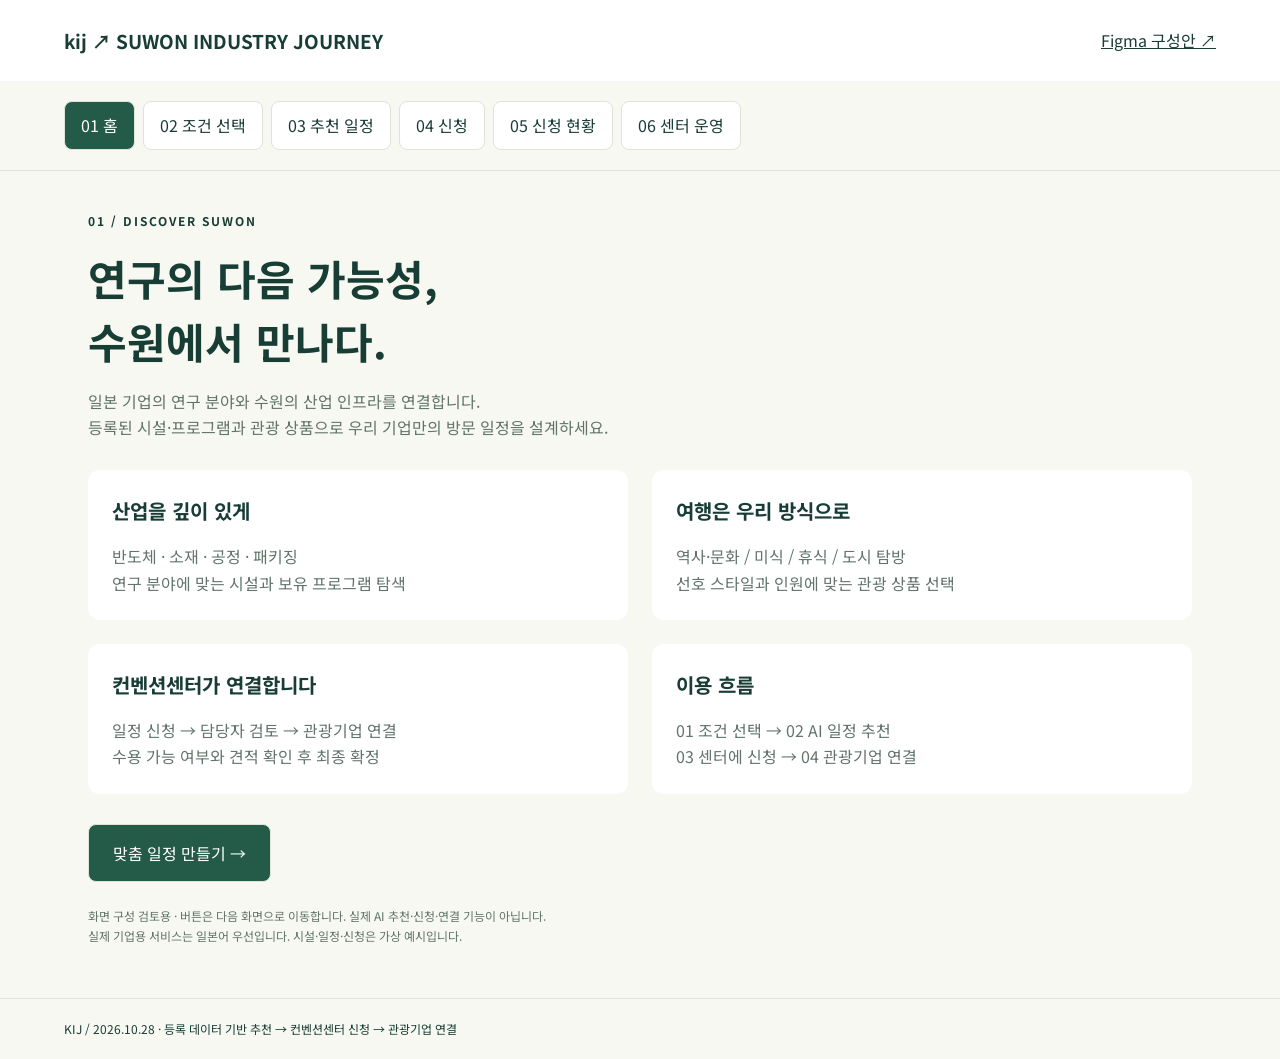
<file: design/index.html>
<!doctype html><html lang="ko"><head><meta charset="utf-8"><meta name="viewport" content="width=device-width,initial-scale=1"><title>KIJ · 웹 화면 구성안</title><style>
@import url('https://fonts.googleapis.com/css2?family=Noto+Sans+KR:wght@400;700&display=swap');
:root{--paper:#f7f8f2;--ink:#183d35;--muted:#62746b;--green:#245b48;--lime:#dceca4;--white:#fff;--border:#dde4d8;--space:24px;--radius:12px}*{box-sizing:border-box}body{margin:0;color:var(--ink);background:var(--paper);font:16px/1.65 'Noto Sans KR',sans-serif}header{padding:25px 5%;background:white;display:flex;justify-content:space-between;gap:20px;align-items:center}header b{font-size:19px}a{color:inherit}nav{display:flex;gap:8px;flex-wrap:wrap;padding:20px 5%;border-bottom:1px solid var(--border)}button{font:inherit;cursor:pointer;border:1px solid var(--border);border-radius:8px;background:white;padding:10px 16px;color:var(--ink)}nav button[aria-current=page]{background:var(--green);color:white}main{max-width:1200px;margin:auto;padding:40px 48px}h1{font-size:42px;line-height:1.5;margin:15px 0;white-space:pre-line}#intro{color:var(--muted);white-space:pre-line}#label{font-size:12px;font-weight:bold;letter-spacing:2px}.cards{display:grid;grid-template-columns:1fr 1fr;gap:24px;margin:30px 0}article{padding:24px;background:white;border-radius:12px}h2{font-size:20px;margin:0 0 16px}article p{white-space:pre-line;color:var(--muted);margin:0}#next{background:var(--green);color:white;padding:15px 24px}.note{font-size:12px;color:var(--muted);margin-top:24px}footer{padding:20px 5%;border-top:1px solid var(--border);font-size:12px}@media(max-width:700px){header{display:block}main{padding:30px 20px}h1{font-size:30px}.cards{grid-template-columns:1fr}nav button{font-size:12px}}
</style></head><body><header><b>kij ↗ SUWON INDUSTRY JOURNEY</b><a href="https://www.figma.com/design/pYiWaFUaCPBXPZp1tytH6f/?node-id=4-19">Figma 구성안 ↗</a></header><nav aria-label="화면 선택"></nav><main><div id="label"></div><h1></h1><p id="intro"></p><div class="cards"></div><button id="next"></button><p class="note">화면 구성 검토용 · 버튼은 다음 화면으로 이동합니다. 실제 AI 추천·신청·연결 기능이 아닙니다.<br>실제 기업용 서비스는 일본어 우선입니다. 시설·일정·신청은 가상 예시입니다.</p></main><footer>KIJ / 2026.10.28 · 등록 데이터 기반 추천 → 컨벤션센터 신청 → 관광기업 연결</footer><script>
const labels=['01 홈','02 조건 선택','03 추천 일정','04 신청','05 신청 현황','06 센터 운영'];let screens=[],index=0;const q=s=>document.querySelector(s);function render(i){index=i;const s=screens[i];q('#label').textContent=s.label;q('h1').textContent=s.title;q('#intro').textContent=s.intro;q('.cards').replaceChildren();for(const [title,body]of s.cards){const a=document.createElement('article'),h=document.createElement('h2'),p=document.createElement('p');h.textContent=title;p.textContent=body;a.append(h,p);q('.cards').append(a);}q('#next').textContent=i===5?'처음 화면으로 돌아가기 →':s.cta;document.querySelectorAll('nav button').forEach((b,j)=>{if(i===j)b.setAttribute('aria-current','page');else b.removeAttribute('aria-current');});}fetch('screens.json').then(r=>{if(!r.ok)throw Error('콘텐츠 로드 실패');return r.json();}).then(data=>{screens=data;labels.forEach((label,i)=>{const b=document.createElement('button');b.textContent=label;b.onclick=()=>render(i);q('nav').append(b);});q('#next').onclick=()=>render((index+1)%screens.length);render(0);}).catch(()=>{q('h1').textContent='구성안을 불러오지 못했습니다.';q('#intro').textContent='README의 로컬 서버 실행 방법을 확인해 주세요.';q('#next').hidden=true;});
</script></body></html>
</file>
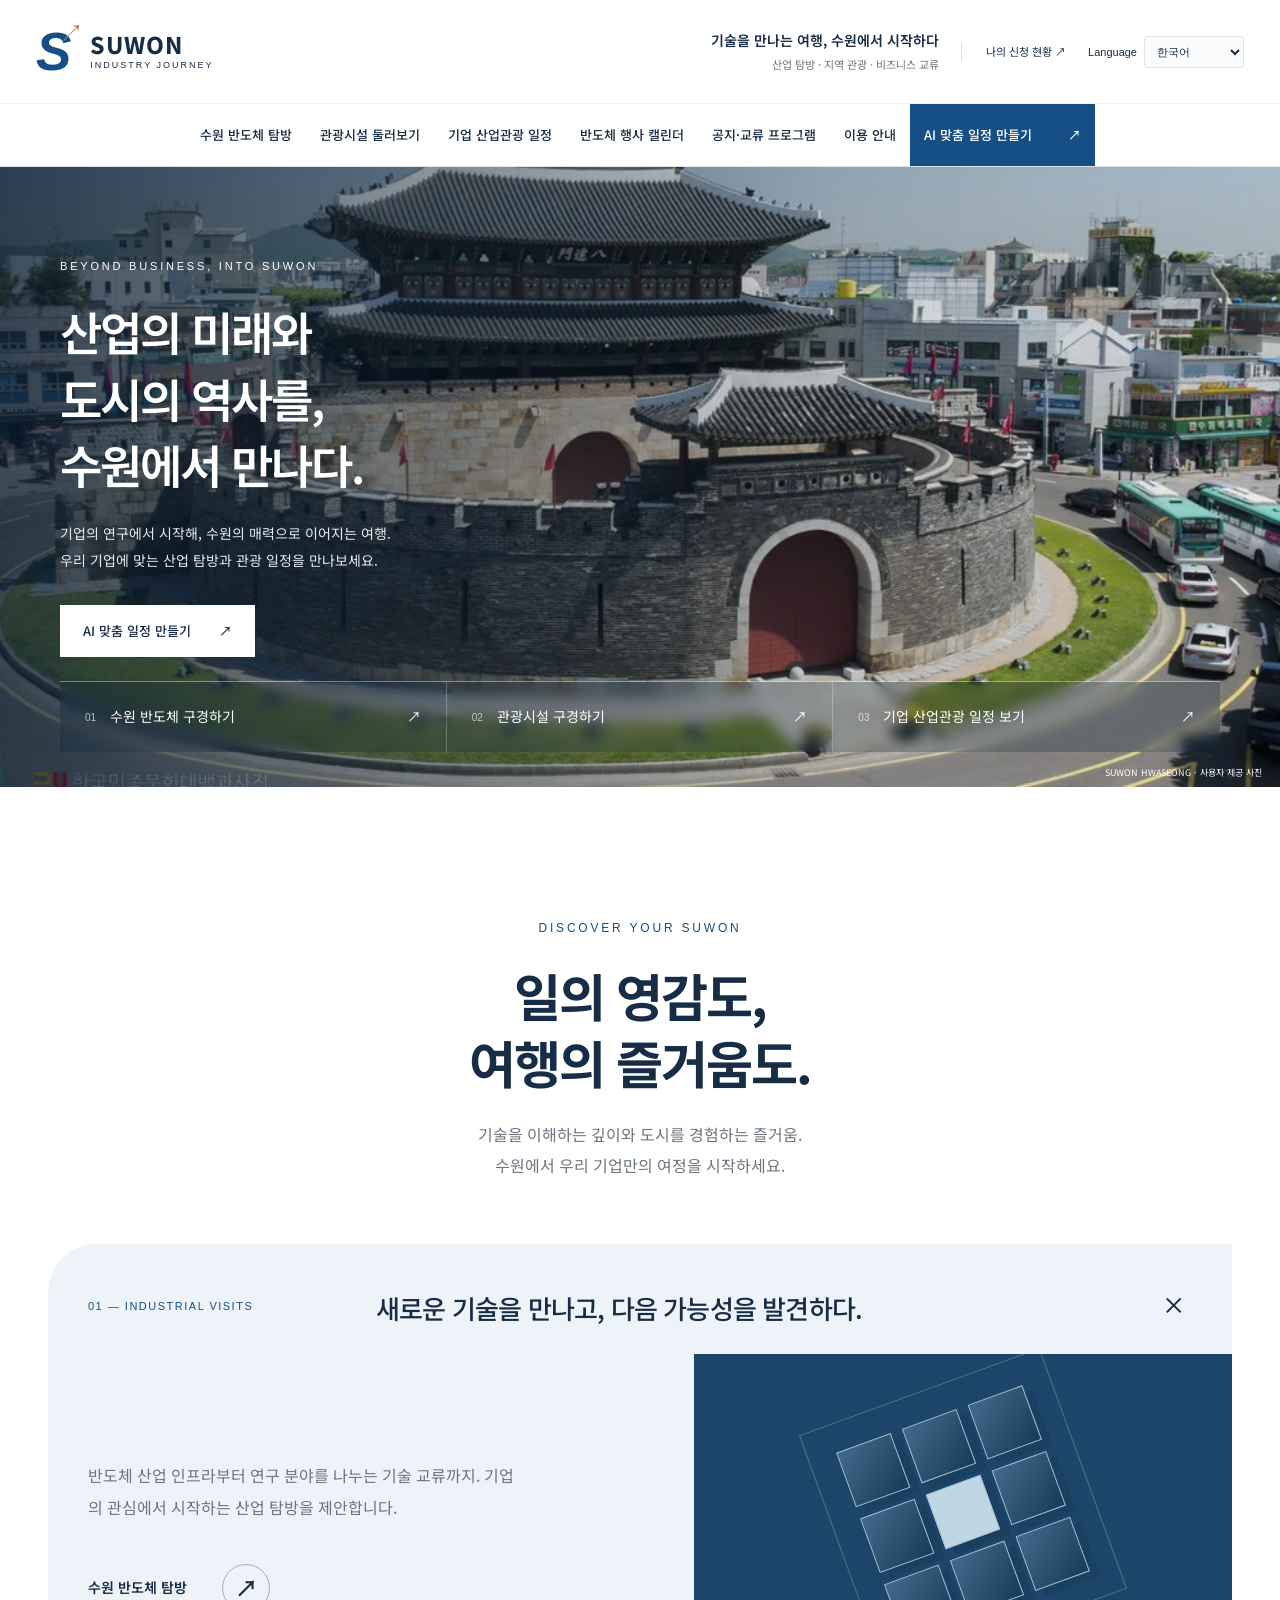
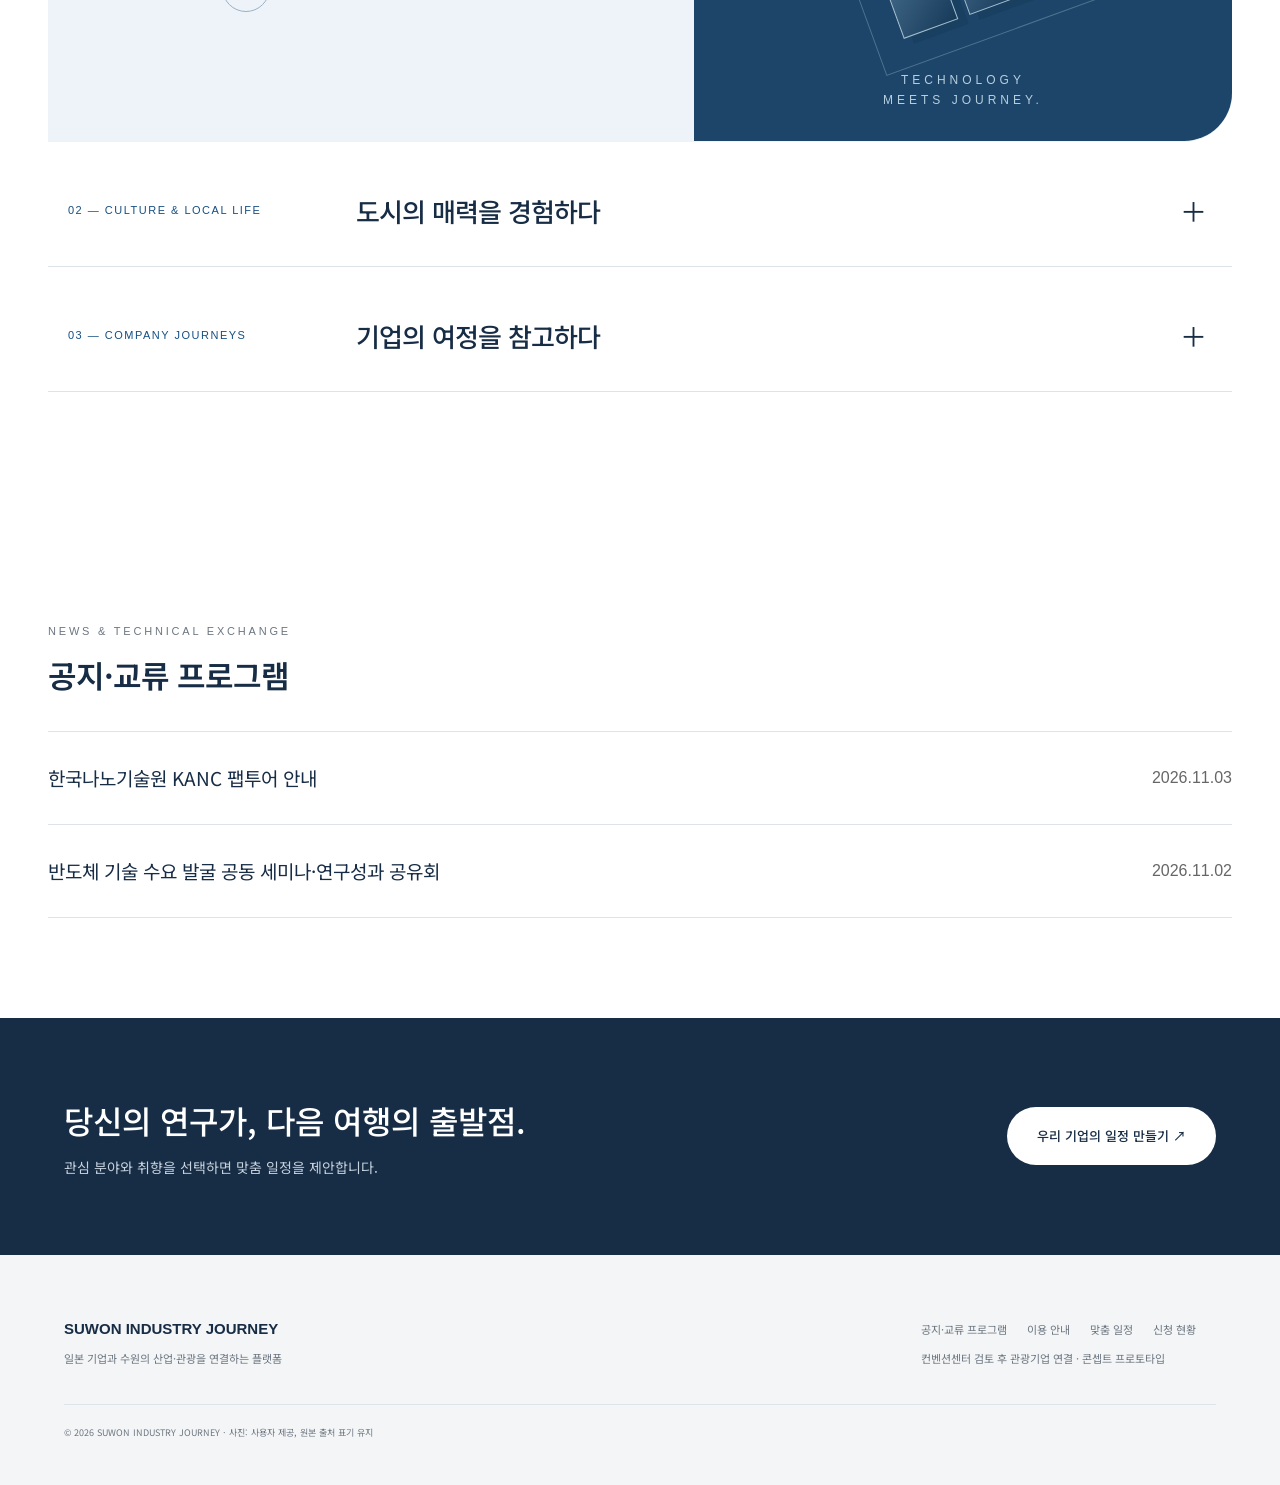
<file: web/index.html>
<!doctype html><html lang="ko"><head><meta charset="utf-8"><meta name="viewport" content="width=device-width,initial-scale=1"><title>수원 산업관광 | SUWON INDUSTRY JOURNEY</title><meta name="description" content="수원의 산업과 문화를 만나는 여행. 반도체 탐방, 관광 프로그램, 기업별 일정과 맞춤 일정 제안."><link rel="stylesheet" href="style.css"></head><body><a class="skip" href="#main">본문 바로가기</a><header><div class="masthead"><a href="#home" class="logo" aria-label="수원 산업관광 홈"><span class="logo-mark">S<span>↗</span></span><span>SUWON<small>INDUSTRY JOURNEY</small></span></a><div class="header-note">기술을 만나는 여행, 수원에서 시작하다<small>산업 탐방 · 지역 관광 · 비즈니스 교류</small></div><a class="status-link" href="#status">나의 신청 현황 ↗</a><label class="language-control" data-no-translate><span>Language</span><select id="language-select" aria-label="Language / 言語 / 언어"><option value="ko">한국어</option><option value="ja">日本語</option><option value="en">English</option></select></label><button id="menu-toggle" aria-expanded="false" aria-controls="navigation">메뉴 ☰</button></div><nav id="navigation" aria-label="주 메뉴"><a href="#industry">수원 반도체 탐방</a><a href="#tourism">관광시설 둘러보기</a><a href="#schedules">기업 산업관광 일정</a><a href="#calendar">반도체 행사 캘린더</a><a href="#notices">공지·교류 프로그램</a><a href="#guide">이용 안내</a><a href="#planner" class="nav-primary">AI 맞춤 일정 만들기 <span>↗</span></a></nav></header><main id="main" tabindex="-1"></main><footer><div><a class="footer-brand" href="#home">SUWON INDUSTRY JOURNEY</a><p>일본 기업과 수원의 산업·관광을 연결하는 플랫폼</p></div><div><a href="#notices">공지·교류 프로그램</a><a href="#guide">이용 안내</a><a href="#planner">맞춤 일정</a><a href="#status">신청 현황</a><p>컨벤션센터 검토 후 관광기업 연결 · 콘셉트 프로토타입</p></div><small>© 2026 SUWON INDUSTRY JOURNEY · 사진: 사용자 제공, 원본 출처 표기 유지</small></footer><dialog id="detail-dialog"><button class="dialog-close" aria-label="닫기">×</button><div id="dialog-body"></div></dialog><script src="i18n.js"></script><script type="module" src="app.js"></script></body></html>
</file>
<file: web/style.css>
@import url('https://fonts.googleapis.com/css2?family=Noto+Sans+KR:wght@400;500;600;700;800&display=swap');
.sr-only{position:absolute;width:1px;height:1px;padding:0;overflow:hidden;clip:rect(0,0,0,0);white-space:nowrap;border:0}nav.side-nav{display:block}nav.side-nav a{background:transparent}nav.side-nav a.active{background:#eef4fa}@media(max-width:700px){nav.side-nav{display:flex}}
:root{--ink:#172c45;--blue:#154f83;--muted:#6c7681;--line:#dde3e9;--light:#f2f6fa;--white:#fff;--accent:#b98c50}*{box-sizing:border-box}body{margin:0;color:var(--ink);font:14px/1.7 'Noto Sans KR',sans-serif;background:white}a{color:inherit;text-decoration:none}button,input,select{font:inherit}button{cursor:pointer}button,a,input,select{touch-action:manipulation}button:focus-visible,a:focus-visible,input:focus-visible,select:focus-visible{outline:3px solid #d5a253;outline-offset:4px}.skip{position:absolute;left:-1000px}.skip:focus{left:15px;top:10px;background:white;padding:12px;z-index:10}.masthead{max-width:1280px;margin:auto;height:103px;padding:0 36px;display:flex;align-items:center;gap:40px}.logo{display:flex;align-items:center;gap:12px;font-size:23px;font-weight:800;line-height:1.2;letter-spacing:1px}.logo small{display:block;font:9px/1.6 sans-serif;letter-spacing:2px}.logo-mark{position:relative;font:italic 800 53px/1 sans-serif;color:var(--blue);padding-right:6px}.logo-mark>span{font:25px sans-serif;position:absolute;right:-7px;top:-8px;color:var(--accent)}.header-note{margin-left:auto;font-size:14px;font-weight:600}.header-note small{display:block;color:var(--muted);font-weight:400;font-size:11px;text-align:right;margin-top:2px}.status-link{border-left:1px solid var(--line);padding-left:24px;font-size:11px}#menu-toggle{display:none}nav{display:flex;justify-content:center;border-top:1px solid #eef0f2;border-bottom:1px solid var(--line);gap:0}nav>a{padding:20px 32px;font-size:13px;font-weight:500}nav>a:hover,nav>a[aria-current=page]{background:#eaf2f8;color:var(--blue)}nav .nav-primary{background:var(--blue);color:white;display:flex;gap:36px}nav .nav-primary:hover,nav .nav-primary[aria-current=page]{background:#113b62;color:white}.hero{height:620px;position:relative;overflow:hidden;color:white}.hero-image{position:absolute;width:100%;height:100%;object-fit:cover;object-position:center bottom}.hero-shade{position:absolute;inset:0;background:linear-gradient(90deg,rgba(8,29,48,.75),rgba(8,29,48,.18) 65%,rgba(8,29,48,.08))}.hero-content{position:relative;z-index:1;max-width:1280px;padding:80px 60px;margin:auto}.eyebrow{font:500 11px/1.6 sans-serif;letter-spacing:2.8px;text-transform:uppercase}.hero h1{font-size:clamp(32px,3.6vw,53px);font-weight:600;line-height:1.45;letter-spacing:-2px;margin:22px 0}.hero p:not(.eyebrow){line-height:1.9;font-size:14px;color:#e3eaf0}.button{border:0;background:var(--blue);color:white;padding:15px 23px;font-weight:500;display:inline-flex;align-items:center;justify-content:space-between;gap:28px;font-size:13px}.button.light{background:white;color:var(--ink)}.hero .button{margin-top:18px}.hero-bottom{position:absolute;bottom:35px;left:max(4%,calc((100% - 1160px)/2));right:max(4%,calc((100% - 1160px)/2));display:grid;grid-template-columns:repeat(3,1fr);border-top:1px solid #ffffff60;z-index:1}.hero-bottom a{padding:23px 25px;display:flex;align-items:center;gap:14px;border-right:1px solid #ffffff40;background:#09243d42;backdrop-filter:blur(6px);font-size:14px}.hero-bottom a:last-child{border:0}.hero-bottom span{font:10px sans-serif;opacity:.65}.hero-bottom b{margin-left:auto;font-weight:400}.photo-credit{position:absolute;right:18px;bottom:7px;font-size:9px;z-index:1;color:#fff}.section{max-width:1232px;margin:auto;padding:75px 36px}.section-heading{display:flex;justify-content:space-between;align-items:end;gap:25px;margin-bottom:32px}.section h2{font-size:31px;line-height:1.5;letter-spacing:-1px;font-weight:600;margin:12px 0}.section-heading>a{font-size:12px;border-bottom:1px solid var(--ink);padding-bottom:6px}.section p{color:var(--muted)}.cards{display:grid;grid-template-columns:repeat(3,1fr);gap:25px}.portal-card{border-top:2px solid var(--blue);padding:28px 23px;background:var(--light);min-height:210px;transition:transform .2s}.portal-card:hover{transform:translateY(-4px)}.portal-card small{font:10px sans-serif;color:var(--blue);letter-spacing:1px}.portal-card h3{font-size:23px;font-weight:500;margin:25px 0 10px}.portal-card p{font-size:12px;line-height:1.9}.portal-card>span{display:block;margin-top:22px;font-size:12px}.blue-section{background:#f3f6fa}.feature{display:grid;grid-template-columns:.7fr 1.3fr;gap:65px}.feature h2{font-size:35px}.feature-copy{align-self:center}.mini-table{width:100%;border-collapse:collapse;background:white;font-size:12px}.mini-table th{background:var(--blue);color:white;padding:16px;text-align:left;font-weight:500}.mini-table td{padding:16px;border:1px solid var(--line)}.mini-table .kind{display:inline-block;font-size:10px;background:#eaf2fa;color:var(--blue);padding:3px 8px;margin-bottom:5px}.center-strip{background:var(--ink);color:white;padding:44px max(5%,calc((100% - 1160px)/2));display:flex;justify-content:space-between;align-items:center;gap:25px}.center-strip h2{font-size:25px;margin:0 0 8px}.center-strip p{font-size:12px;color:#c7d3de;margin:0}.sub-banner{height:175px;background:linear-gradient(90deg,#102e4cbb,#102e4c44),url('assets/suwon-hwaseong.png') center 43%/cover;color:white;display:flex;align-items:center;justify-content:center;flex-direction:column}.sub-banner p{margin:0;font:10px sans-serif;letter-spacing:3px}.sub-banner h1{font-size:31px;font-weight:500;margin:10px 0}.sub-layout{display:grid;grid-template-columns:230px minmax(0,1fr);gap:55px;max-width:1232px;margin:auto;padding:55px 36px 85px}.side-title{background:var(--blue);color:white;padding:27px 22px;font-size:21px;font-weight:600}.side-nav{border:1px solid var(--line);border-top:0}.side-nav a{padding:17px 20px;display:block;border-bottom:1px solid var(--line);font-size:12px}.side-nav a:last-child{border:0}.side-nav a.active{background:#eef4fa;color:var(--blue);font-weight:700;border-left:3px solid var(--blue);padding-left:17px}.side-help{padding:23px 17px;background:var(--light);font-size:11px;margin-top:25px;color:var(--muted)}.side-help strong{color:var(--ink);font-size:13px}.breadcrumb{font-size:10px;color:#8994a1;margin-bottom:15px}.page-title{font-size:29px;font-weight:600;margin:0 0 13px;letter-spacing:-.8px}.lead{font-size:13px;color:var(--muted);line-height:1.9;margin-bottom:25px}.disclaimer{font-size:11px;color:#72674e;background:#fbf7ec;border-left:3px solid #ceb17d;padding:13px 17px;margin:20px 0}.filters,.tabs{display:flex;gap:8px;flex-wrap:wrap;margin:22px 0}.filters button,.tabs button{border:1px solid var(--line);background:white;color:var(--muted);font-size:12px;padding:10px 17px}.filters button.active,.tabs button[aria-selected=true]{background:var(--blue);border-color:var(--blue);color:white}.listing{display:grid;gap:18px}.listing-card{border:1px solid var(--line);display:grid;grid-template-columns:130px 1fr;gap:25px;padding:25px}.listing-icon{display:flex;align-items:center;justify-content:center;background:var(--light);color:var(--blue);font:700 25px/1.3 sans-serif;text-align:center}.listing-card h3{margin:7px 0 9px;font-size:18px}.tag{font-size:10px;color:var(--blue);background:#edf4fa;display:inline-block;padding:3px 8px;margin-right:4px}.listing-card p{margin:7px 0;font-size:12px;color:var(--muted)}.text-button{padding:9px 0;border:0;border-bottom:1px solid var(--blue);background:none;color:var(--blue);font-size:12px}.schedule-top{display:flex;justify-content:space-between;align-items:center;gap:20px;margin-bottom:20px}.schedule-top h3{font-size:19px;margin:0}.schedule-top p{font-size:12px;color:var(--muted);margin:5px 0}.table-scroll{overflow-x:auto}.schedule{border-collapse:collapse;width:100%;font-size:12px;min-width:530px}.schedule th{background:var(--blue);color:white;padding:15px;font-weight:500;text-align:left}.schedule td{padding:18px 15px;border:1px solid var(--line);vertical-align:top}.schedule td:first-child{background:#f4f7fa;width:90px;color:var(--blue);font-weight:600}.schedule small{display:block;color:var(--muted);font-size:10px;margin-top:5px}.schedule tr:nth-child(even) td:not(:first-child){background:#fafcfe}.section-line{font-size:18px;border-bottom:2px solid var(--ink);padding-bottom:13px;margin:30px 0 20px}.form-row{display:grid;grid-template-columns:1fr 1fr;gap:20px}label{display:block;font-size:12px;font-weight:500;margin-bottom:20px}input:not([type=checkbox]),select{display:block;margin-top:8px;width:100%;border:1px solid #ccd5df;padding:12px;background:white;color:var(--ink);min-width:0}fieldset{border:1px solid var(--line);margin:10px 0 20px;padding:18px}legend{font-size:12px}.check{display:inline-flex;align-items:center;gap:6px;margin:6px 15px 6px 0;font-weight:400}input[type=checkbox]{accent-color:var(--blue)}.form-note{font-size:11px;color:var(--muted)}.error{color:#a22929;font-size:12px}.result-head{display:flex;justify-content:space-between;align-items:center}.result-meta{background:var(--light);padding:16px 20px;font-size:12px;color:var(--blue);margin-bottom:20px}.result-actions{display:flex;gap:14px;margin:24px 0}.status-steps{display:grid;grid-template-columns:repeat(4,1fr);margin:30px 0}.status-steps div{padding:23px 15px;border:1px solid var(--line);font-size:12px}.status-steps b{display:block;font-size:19px;margin-bottom:13px;color:var(--blue)}.empty-state{padding:40px;background:var(--light);text-align:center}.empty-state h3{font-size:20px}.empty-state p{color:var(--muted);font-size:12px}.guide-step{padding:23px 0;border-bottom:1px solid var(--line)}.guide-step span{color:var(--blue);font:12px sans-serif;letter-spacing:2px}.guide-step h3{margin:10px 0}.guide-step p{font-size:13px;color:var(--muted)}footer{padding:45px max(5%,calc((100% - 1160px)/2));background:#f5f6f8;display:flex;justify-content:space-between;flex-wrap:wrap;gap:25px;color:var(--muted);font-size:11px}.footer-brand{font:700 15px sans-serif;color:var(--ink)}footer a{margin-right:20px}footer small{width:100%;font-size:9px;border-top:1px solid var(--line);padding-top:20px}dialog{width:min(620px,94vw);border:0;padding:35px;color:var(--ink)}dialog::backdrop{background:#0a1c31aa}.dialog-close{float:right;border:0;background:none;font-size:28px}.dialog-close:focus-visible{outline:2px solid var(--blue)}dialog h2{font-size:25px;margin:15px 0}dialog p{font-size:13px;white-space:pre-line}dialog .fine{font-size:11px;color:var(--muted)}.mobile-only{display:none}[hidden]{display:none!important}@media(min-width:1600px){.hero{height:740px}.hero-content{padding-top:115px}}@media(max-width:1000px){nav>a{padding:17px 18px;font-size:12px}.masthead{padding:0 25px;gap:20px}.status-link{display:none}.sub-layout{grid-template-columns:190px 1fr;gap:30px}.hero-content{padding:65px 45px}.hero h1{font-size:42px}.feature{gap:30px}}@media(max-width:700px){.masthead{height:85px;padding:0 20px}.logo{font-size:20px}.logo-mark{font-size:43px}.header-note{display:none}#menu-toggle{display:block;margin-left:auto;border:1px solid var(--line);background:white;padding:7px 11px;color:var(--ink);font-size:12px}nav{display:none;flex-direction:column}nav.open{display:flex}nav>a{padding:14px 24px}.hero{height:620px}.hero-content{padding:60px 25px}.hero h1{font-size:35px;letter-spacing:-1.5px}.hero p:not(.eyebrow){font-size:12px}.hero-image{object-position:58% bottom}.hero-bottom{bottom:30px;left:20px;right:20px;grid-template-columns:1fr}.hero-bottom a{padding:13px 15px;border-right:0;border-bottom:1px solid #ffffff40;font-size:12px}.section{padding:50px 22px}.section h2{font-size:27px}.section-heading{align-items:start;gap:15px}.section-heading>a{font-size:10px;white-space:nowrap}.cards{grid-template-columns:1fr;gap:14px}.portal-card{min-height:0;padding:23px}.portal-card h3{font-size:21px;margin:15px 0 8px}.feature{grid-template-columns:1fr;gap:20px}.center-strip{display:block;padding:35px 22px}.center-strip h2{font-size:22px}.center-strip .button{margin-top:20px}.sub-banner{height:140px}.sub-banner h1{font-size:25px}.sub-layout{display:block;padding:30px 20px 55px}.side-title{display:none}.side-nav{display:flex;overflow:auto;margin-bottom:30px;border-top:1px solid var(--line)}.side-nav a{white-space:nowrap;padding:13px 15px;border-bottom:0}.side-nav a.active{border-left:0;padding:13px 15px;border-bottom:3px solid var(--blue)}.side-help{display:none}.page-title{font-size:26px}.listing-card{grid-template-columns:65px 1fr;gap:15px;padding:18px}.listing-icon{font-size:17px}.form-row{grid-template-columns:1fr;gap:0}.schedule-top{display:block}.schedule-top .text-button{margin-top:8px}.status-steps{grid-template-columns:1fr 1fr}footer{padding:30px 22px}.hero-shade{background:linear-gradient(90deg,#081d30ba,#081d3055)}}@media print{header,footer,.sub-banner,aside,.filters,.tabs,.result-actions,.schedule-top button,.disclaimer,.skip{display:none!important}.sub-layout{display:block;padding:0}.schedule{min-width:0}.schedule th{color:black;background:#ddd}.table-scroll{overflow:visible}}@media(prefers-reduced-motion:reduce){*{transition:none!important}}

.overview-table{width:100%;border-collapse:collapse;margin:24px 0;color:var(--ink);font-size:14px;min-width:530px}.overview-table th,.overview-table td{border:1px solid #e0e1e3;text-align:left;padding:16px 18px;vertical-align:middle;line-height:1.9}.overview-table thead th{background:#f7f6f3;font-weight:600}.overview-table tbody th{font-weight:400;width:19%;white-space:nowrap}.overview-table td:nth-child(2){width:45%}.overview-table small{display:block;font-size:10px;color:var(--muted)}.daily-detail{border-bottom:1px solid var(--line);padding:18px 0}.daily-detail summary{cursor:pointer;font-size:14px;font-weight:600;display:flex;justify-content:space-between;gap:15px}.daily-detail summary span{font-size:11px;color:var(--muted)}.daily-detail .table-scroll{margin-top:20px}@media(max-width:700px){.overview-table{min-width:0;font-size:12px}.overview-table th,.overview-table td{padding:12px 8px}.result-actions{flex-wrap:wrap}}

.review-notice{margin:24px 0;padding:20px 24px;background:#fff8eb;border:1px solid #e6d2ac;font-size:13px}.review-notice h4{margin:0 0 10px;font-size:16px}.review-notice p{margin:0 0 12px}.review-notice ul{margin:0;padding-left:20px}.review-notice li+li{margin-top:8px}

button:disabled{opacity:.65;cursor:wait}.error:not(:empty){padding:16px;background:#fff2ef;border:1px solid #e7b9ad} @media print{.daily-detail::details-content{display:block}.daily-detail>*{display:block}}

/* Spacious editorial sections; the existing photo hero is preserved. */
.discover-section{max-width:1320px;margin:auto;padding:120px 48px}.discover-heading{text-align:center;margin-bottom:64px}.discover-heading .eyebrow{color:var(--blue);font-size:12px}.discover-heading h2{font-size:clamp(34px,4vw,56px);line-height:1.3;letter-spacing:-2px;margin:24px 0}.discover-heading>p:last-child{color:var(--muted);line-height:1.9;font-size:16px}.discovery-panel{display:grid;grid-template-columns:1.2fr 1fr;background:#edf3f8;border-radius:64px 0 64px 0;overflow:hidden;min-height:460px}.discovery-copy{padding:65px 55px}.section-index{font:500 11px/1.6 sans-serif;letter-spacing:1.5px;color:var(--blue)}.discovery-copy h3{font-size:34px;line-height:1.5;letter-spacing:-1.2px;margin:28px 0 20px}.discovery-copy p{color:var(--muted);font-size:14px;line-height:2}.round-link{display:inline-flex;align-items:center;gap:35px;margin-top:25px;font-size:14px;font-weight:600}.round-link span{display:grid;place-items:center;width:48px;height:48px;border:1px solid #9cb1c4;border-radius:50%;font-size:23px;transition:background .2s}.round-link:hover span{background:white}.discovery-art{background:#1c4569;display:flex;flex-direction:column;align-items:center;justify-content:center;gap:30px;overflow:hidden;color:#b6cfdf;padding:45px}.discovery-art>span{font:500 12px/1.7 sans-serif;letter-spacing:4px;text-align:center}.chip-grid{display:grid;grid-template-columns:repeat(3,58px);gap:12px;transform:rotate(-20deg);padding:28px;border:1px solid #92b1c16b}.chip-grid i{width:58px;height:58px;border:1px solid #a5becd;background:linear-gradient(140deg,#90b4ce55,#173a59);box-shadow:8px 8px 0 #112f4940}.chip-grid i:nth-child(5){background:#c1d6e4}.discovery-links{margin-top:50px}.discovery-links>a{display:grid;grid-template-columns:260px 1fr 52px;gap:28px;align-items:center;padding:35px 0;border-bottom:1px solid var(--line)}.discovery-links h3{font-size:26px;font-weight:500;margin:0 0 8px;letter-spacing:-.8px}.discovery-links p{font-size:14px;color:var(--muted);margin:0}.discovery-links b{font-size:30px;font-weight:400;transition:transform .2s}.discovery-links a:hover b{transform:translate(4px,-4px)}.blue-section{background:#f6f8fa}.section{max-width:1320px;padding:100px 48px}.feature{gap:90px;align-items:center}.feature h2{font-size:44px;line-height:1.4}.mini-table{background:transparent;font-size:14px}.mini-table th{background:transparent;color:var(--ink);border-top:2px solid var(--ink);border-bottom:1px solid var(--line);padding:24px 16px}.mini-table td{border:0;border-bottom:1px solid var(--line);padding:23px 16px}.mini-table td:first-child{width:95px}.center-strip{padding-top:75px;padding-bottom:75px}.center-strip h2{font-size:32px;font-weight:500}.center-strip p{font-size:14px}.center-strip .button{border-radius:30px;padding:18px 30px}
.sub-layout{max-width:1360px;grid-template-columns:210px minmax(0,1fr);gap:70px;padding:80px 48px 120px}.side-title{background:none;color:var(--ink);font-size:22px;padding:0 0 25px;border-bottom:2px solid var(--ink)}nav.side-nav{border:0}.side-nav a{font-size:14px;padding:20px 12px;border-bottom:1px solid var(--line)}nav.side-nav a.active{background:transparent;border-left:0;padding-left:12px;color:var(--blue);position:relative}nav.side-nav a.active:after{content:'↗';float:right}.side-help{background:#f5f7f9;border-radius:0 0 24px 0;padding:25px 20px;line-height:1.9}.breadcrumb{font-size:11px;margin-bottom:24px}.page-title{font-size:40px;line-height:1.3;margin-bottom:24px;letter-spacing:-1.5px}.lead{font-size:16px;line-height:1.9;margin-bottom:32px}.filters,.tabs{gap:0;margin:35px 0;border-bottom:1px solid var(--line)}.filters button,.tabs button{border:0;border-bottom:3px solid transparent;background:none;padding:16px 23px;font-size:14px}.filters button.active,.tabs button[aria-selected=true]{background:none;color:var(--blue);border-bottom-color:var(--blue);font-weight:700}.listing{gap:0;border-top:1px solid var(--line)}.listing-card{border:0;border-bottom:1px solid var(--line);padding:34px 0;gap:32px;grid-template-columns:155px 1fr}.listing-icon{border-radius:30px 0 30px 0;min-height:160px;background:#edf3f8;font-size:28px;letter-spacing:-1px}.listing-card h3{font-size:25px;font-weight:500;margin:14px 0}.listing-card p{font-size:14px}.tag{background:transparent;padding:0 10px 0 0;font-size:11px}.text-button{font-size:13px}.section-line{font-size:22px;font-weight:500;margin-top:45px;padding-bottom:18px}.form-row{gap:28px}label,legend{font-size:14px}input:not([type=checkbox]),select{padding:16px;border-color:var(--line);background:#fafbfd}fieldset{padding:25px;border-radius:14px}.check{font-size:13px;padding:5px 0}.disclaimer{background:#f5f7f9;color:#68737c;border-left:2px solid #9bb0c0;font-size:12px;padding:18px 22px}.page-content>.result-actions .button,#planner-form>.button,.empty-state .button{border-radius:28px;padding:17px 28px}.schedule-top h3,.result-head h3{font-size:24px;font-weight:500}.schedule th{background:#edf3f8;color:var(--ink);border-top:2px solid var(--ink);font-size:13px}.schedule td{font-size:13px;padding:22px 16px}.overview-table thead th{background:#f2f5f8;border-top:2px solid var(--ink)}.guide-step{padding:35px 0}.guide-step h3{font-size:25px;font-weight:500}.guide-step p{font-size:15px}.status-steps div{padding:30px 20px}.empty-state{padding:60px 30px;border-radius:32px 0}.empty-state p{font-size:14px}dialog{border-radius:24px;padding:40px}footer{padding-top:65px;padding-bottom:45px;background:#f4f5f6}
@media(max-width:1000px){.discover-section{padding:80px 30px}.discovery-copy{padding:40px 30px}.discovery-copy h3{font-size:27px}.discovery-links>a{grid-template-columns:190px 1fr 35px}.sub-layout{grid-template-columns:180px minmax(0,1fr);gap:35px;padding:50px 30px}.page-title{font-size:33px}.feature{gap:35px}.feature h2{font-size:34px}}
@media(max-width:700px){.discover-section{padding:65px 22px}.discover-heading{margin-bottom:35px}.discover-heading h2{font-size:35px;letter-spacing:-1.2px}.discover-heading>p:last-child{font-size:13px}.discovery-panel{grid-template-columns:1fr;border-radius:36px 0}.discovery-copy{padding:35px 26px}.discovery-copy h3{font-size:27px}.discovery-copy p{font-size:13px}.discovery-art{min-height:260px;padding:35px}.chip-grid{grid-template-columns:repeat(3,40px);gap:8px;padding:20px}.chip-grid i{width:40px;height:40px}.discovery-links{margin-top:25px}.discovery-links>a{grid-template-columns:1fr 30px;gap:12px;padding:28px 0}.discovery-links .section-index{grid-column:1/-1;font-size:10px}.discovery-links h3{font-size:22px}.discovery-links p{font-size:12px}.section{padding:60px 22px}.feature{grid-template-columns:1fr}.feature h2{font-size:32px}.mini-table{font-size:12px}.mini-table td{padding:18px 10px}.center-strip{padding:45px 22px}.center-strip h2{font-size:26px}.sub-layout{display:block;padding:30px 20px 70px}.side-title{display:none}nav.side-nav{display:flex;justify-content:flex-start;overflow-x:auto;border-bottom:1px solid var(--line);margin-bottom:35px}.side-nav a,nav.side-nav a.active{font-size:12px;padding:14px;border:0}nav.side-nav a.active{border-bottom:2px solid var(--blue)}nav.side-nav a.active:after{display:none}.page-title{font-size:30px}.lead{font-size:14px}.filters button,.tabs button{font-size:12px;padding:14px 12px}.listing-card{grid-template-columns:70px minmax(0,1fr);gap:18px;padding:25px 0}.listing-icon{font-size:15px;min-height:95px;align-self:start;border-radius:18px 0}.listing-card h3{font-size:20px}.listing-card p{font-size:12px}.form-row{grid-template-columns:1fr;gap:0}.section-line{font-size:20px}.result-head{gap:15px}.result-head h3{font-size:21px}.result-actions{flex-wrap:wrap}.guide-step h3{font-size:22px}dialog{padding:28px}.schedule-top h3{font-size:22px}}
@media print{.sub-layout{display:block;padding:0}.daily-detail{break-inside:avoid}}
/* Lift the industrial introduction without shifting surrounding content. */
.discovery-panel{transition:transform .4s cubic-bezier(.2,.65,.3,1),box-shadow .4s ease;transform-origin:center}
@media(hover:hover) and (pointer:fine){.discovery-panel:hover{transform:translateY(-6px) scale(1.025);box-shadow:0 24px 52px rgba(28,69,105,.16)}}
.discovery-panel:focus-within{transform:translateY(-6px) scale(1.025);box-shadow:0 24px 52px rgba(28,69,105,.16)}
@media(prefers-reduced-motion:reduce){.discovery-panel{transition:none}.discovery-panel:hover,.discovery-panel:focus-within{transform:none}}
@media print{.discovery-panel:hover,.discovery-panel:focus-within{transform:none;box-shadow:none}}

/* One expanded discovery item at a time, with the existing lift effect. */
.discovery-accordion{display:grid;gap:14px}.discovery-item{background:white;border-bottom:1px solid var(--line);border-radius:0;transition:background .4s,border-radius .4s,transform .4s,box-shadow .4s}.discovery-item.is-active{background:#edf3f8;border-color:transparent;border-radius:48px 0 48px 0}.discovery-title{margin:0}.discovery-toggle{display:grid;grid-template-columns:260px 1fr 32px;align-items:center;gap:28px;width:100%;text-align:left;border:0;background:none;color:var(--ink);padding:32px 20px;cursor:pointer;font:inherit}.discovery-name{font-size:26px;font-weight:500;line-height:1.5;letter-spacing:-.8px}.discovery-symbol{font-size:27px;font-weight:400;transition:transform .4s}.is-active .discovery-symbol{transform:rotate(45deg)}.is-active .discovery-toggle{padding:40px 40px 24px}.discovery-toggle:focus-visible{outline:2px solid var(--blue);outline-offset:-5px;border-radius:20px}.discovery-body{display:grid;grid-template-rows:0fr;opacity:0;transition:grid-template-rows .5s cubic-bezier(.2,.65,.3,1),opacity .3s}.is-active .discovery-body{grid-template-rows:1fr;opacity:1}.discovery-body-inner{min-height:0;overflow:hidden;display:grid;grid-template-columns:1.2fr 1fr;border-radius:0 0 48px 0}.discovery-description{padding:0 40px 40px;align-self:center}.discovery-description p{font-size:16px;line-height:2;color:var(--muted);max-width:440px}.discovery-body .discovery-art{min-height:300px;padding:30px}.discovery-art-tourism{padding:0!important}.discovery-art img{width:100%;height:300px;object-fit:cover;display:block}.journey-days{width:100%;max-width:280px;display:grid;gap:20px}.journey-days>span{display:flex;align-items:center;gap:25px;padding-bottom:20px;border-bottom:1px solid #ffffff40;font-size:28px;color:#fff}.journey-days b{font-size:12px;letter-spacing:2px}.discovery-item.is-active:focus-within{transform:translateY(-6px) scale(1.025);box-shadow:0 24px 52px #1c456929}
@media(hover:hover) and (pointer:fine){.discovery-item.is-active:hover{transform:translateY(-6px) scale(1.025);box-shadow:0 24px 52px #1c456929}}
@media(max-width:1000px){.discovery-toggle{grid-template-columns:190px 1fr 28px;gap:18px}.discovery-name{font-size:23px}.is-active .discovery-toggle{padding:30px}.discovery-description{padding:0 30px 30px}}
@media(max-width:700px){.discovery-toggle,.is-active .discovery-toggle{grid-template-columns:1fr 28px;padding:24px;gap:12px}.discovery-toggle .section-index{grid-column:1/-1;font-size:10px}.discovery-name{font-size:22px}.discovery-body-inner{grid-template-columns:1fr}.discovery-description{padding:0 24px 28px}.discovery-description p{font-size:14px}.discovery-body .discovery-art{min-height:220px}.discovery-art img{height:220px}.discovery-item.is-active{border-radius:32px 0}.discovery-body-inner{border-radius:0 0 32px 0}}
@media(prefers-reduced-motion:reduce){.discovery-item,.discovery-body,.discovery-symbol{transition:none}.discovery-item.is-active:hover,.discovery-item.is-active:focus-within{transform:none}}
@media print{.discovery-item.is-active:hover,.discovery-item.is-active:focus-within{transform:none;box-shadow:none}}


.calendar-toolbar{display:flex;justify-content:space-between;align-items:center;gap:12px;margin:28px 0 18px}.calendar-toolbar>div{display:flex;align-items:center;gap:8px}.calendar-toolbar select{width:auto;padding:10px;font-size:15px}.calendar-toolbar button{border:1px solid var(--line);background:white;padding:10px 16px;cursor:pointer;color:var(--ink)}.event-calendar{width:100%;table-layout:fixed;border-collapse:collapse;min-width:560px}.event-calendar caption{text-align:left;font-size:24px;font-weight:600;margin-bottom:20px}.event-calendar th{padding:14px 4px;background:#edf3f8;border-top:2px solid var(--ink);font-size:13px}.event-calendar td{height:120px;border:1px solid var(--line);vertical-align:top;padding:5px}.event-calendar th:first-child{color:#b74747}.calendar-blank{background:#f7f8fa}.calendar-day{display:flex;gap:6px;align-items:center;background:transparent;border:0;padding:7px;width:100%;text-align:left;cursor:pointer;color:var(--ink)}.calendar-day small{font-size:10px;color:var(--blue)}.is-today .calendar-day{font-weight:700}.event-calendar .is-selected{background:#e4edf7;box-shadow:inset 0 0 0 2px #345c83}.calendar-chip{display:block;border-radius:4px;background:#31577c;color:white;font-size:11px;line-height:1.5;padding:5px;margin:3px 0;overflow-wrap:anywhere}.calendar-chip:hover{background:#193d60}.calendar-list-heading{display:flex;align-items:center;justify-content:space-between;margin-top:40px;border-bottom:2px solid var(--ink)}.calendar-list-heading h3{font-size:22px}.calendar-event{display:grid;grid-template-columns:145px minmax(0,1fr);gap:24px;padding:28px 0;border-bottom:1px solid var(--line)}.calendar-event h4{font-size:21px;margin:12px 0;line-height:1.5}.calendar-event p{font-size:13px;line-height:1.8;color:var(--muted)}.calendar-event-date{font-size:15px;font-weight:600;color:var(--blue);line-height:1.8}.calendar-event-date small{font-weight:400}.calendar-event-date span{display:block;font-size:11px;color:var(--muted);margin-top:8px}.calendar-event .text-button{margin-right:18px}.calendar-toolbar button:focus-visible,.calendar-day:focus-visible{outline:2px solid var(--blue);outline-offset:2px}@media(max-width:700px){.calendar-toolbar{flex-wrap:wrap}.calendar-toolbar>div{gap:4px}.calendar-toolbar button{padding:10px}.calendar-event{grid-template-columns:1fr;gap:8px}.calendar-event-date br{display:none}.calendar-event-date span{display:inline-block;margin:0 0 0 12px}.calendar-event h4{font-size:19px}.event-calendar td{height:100px}} 

.company-day{margin:44px 0;scroll-margin-top:24px}.company-day h3{font-size:25px;font-weight:500;margin:12px 0 22px}.company-day-nav{display:flex;gap:10px;flex-wrap:wrap;margin-top:28px}.company-day-nav button{background:#edf3f8;border:1px solid var(--line);color:var(--blue);padding:12px 22px;cursor:pointer}.company-day-nav button:hover{background:#dce7f1}.company-schedule{min-width:580px}.company-schedule tbody th{background:#f4f6f8;border-top:0;border-bottom:1px solid var(--line);font-size:13px;font-weight:500;white-space:nowrap;padding:20px 15px;text-align:left}.company-schedule td{line-height:1.9;vertical-align:top}.company-schedule caption{text-align:left;font-size:12px;color:var(--muted);margin-bottom:12px}@media(max-width:700px){.company-day h3{font-size:21px}.company-day-nav button{padding:10px 16px}}@media print{.company-day-nav{display:none}.company-day{break-inside:avoid}.company-schedule{min-width:0}}

.industry-entry-list{display:grid;grid-template-columns:1fr 1fr;gap:24px;margin:40px 0}.industry-entry{display:block;padding:40px 30px;background:#edf3f8;border-radius:36px 0;transition:transform .25s,box-shadow .25s}.industry-entry:hover{transform:translateY(-4px);box-shadow:0 12px 28px #1c45691a}.industry-entry h3{font-size:29px;margin:25px 0 18px}.industry-entry p{font-size:14px;line-height:1.9;color:var(--muted)}.industry-entry strong{display:block;margin-top:30px;font-size:14px;color:var(--blue)}.industry-sections{display:flex;border-bottom:1px solid var(--line);margin:30px 0}.industry-sections a{flex:1;padding:18px 20px;font-size:16px;border-bottom:3px solid transparent}.industry-sections a[aria-current=page]{color:var(--blue);border-bottom-color:var(--blue);background:#edf3f8;font-weight:600}.industry-sections span{float:right}.company-empty{margin:35px 0}.company-empty h3{font-size:25px}.company-empty p{line-height:2}@media(max-width:700px){.industry-entry-list{grid-template-columns:1fr}.industry-entry{padding:28px}.industry-entry h3{font-size:25px}.industry-sections a{padding:16px 12px;font-size:14px}.company-empty h3{font-size:21px}}@media(prefers-reduced-motion:reduce){.industry-entry{transition:none}.industry-entry:hover{transform:none}}

.language-control{display:flex;align-items:center;gap:7px;margin:0;font:11px sans-serif;flex-shrink:0}.language-control select{width:100px;margin:0;padding:8px;border-radius:3px}.masthead{gap:22px}html[lang=en] nav>a{font-size:11px;padding-left:14px;padding-right:14px}html[lang=en] .hero h1{font-size:clamp(30px,4vw,54px)}html[lang=en] .header-note{font-size:11px}@media(max-width:1000px){.header-note{display:none}.language-control{margin-left:auto}}@media(max-width:700px){.masthead{gap:10px}.language-control>span{display:none}.language-control select{width:88px;padding:7px 4px}#menu-toggle{margin-left:0}.logo{font-size:16px}.logo-mark{font-size:32px}html[lang=en] .sub-banner h1{font-size:22px;text-align:center}}

.home-industry .industry-entry-list{margin-bottom:0}.home-industry .industry-entry{display:flex;flex-direction:column}.home-industry .industry-entry strong{margin-top:auto;padding-top:28px}.industry-entry:focus-visible{outline:3px solid var(--blue);outline-offset:5px}

.exchange-notice{border-top:2px solid var(--ink);padding:28px 0}.notice-meta{display:flex;justify-content:space-between;align-items:center;gap:12px;font-size:12px;color:var(--muted)}.exchange-notice>h3{font-size:28px;line-height:1.5;margin:25px 0}.exchange-notice p{line-height:1.9;font-size:14px;color:var(--muted)}.exchange-notice>h4{margin-top:32px;font-size:18px}.exchange-steps{display:grid;grid-template-columns:1fr 1fr;gap:0 28px}.exchange-steps h4{font-size:18px;margin:10px 0}#navigation>a{padding-left:14px;padding-right:14px}@media(max-width:700px){.exchange-steps{grid-template-columns:1fr}.exchange-notice>h3{font-size:24px}}

.board-detail{padding:0;border-top:2px solid #26374c;border-bottom:1px solid #b9c2cc}.board-heading{position:static;background:#f8f9fb;box-shadow:none;border:0;padding:26px 28px 20px}.board-heading h3{font-size:25px;line-height:1.6;margin:0 0 18px;font-weight:600}.board-heading .notice-meta{justify-content:flex-start;gap:25px}.board-document{padding:40px 30px 45px;border-top:1px solid #dce2e8}.board-document>h4{font-size:18px;margin:38px 0 16px;color:var(--ink)}.board-document .board-document-title{text-align:center;font-size:24px;margin:4px 0 45px;line-height:1.7}.board-program{border-collapse:collapse;width:100%;font-size:14px;line-height:1.8;border-top:1px solid #8d9bab}.board-program th,.board-program td{border:1px solid #d6dce3;padding:17px 20px;text-align:left}.board-program thead th{background:#eff2f5;text-align:center;font-weight:600}.board-program tbody th{width:30%;background:#f8f9fb;font-weight:500}.board-document .disclaimer{margin:26px 0;font-size:13px;background:#f5f7f9;border-left-color:#8697ac}.board-bottom{display:flex;justify-content:center;margin:28px 0}.board-list-button{min-width:110px;justify-content:center;background:#536477}.notice-list td:first-child{text-align:center}.notice-list td:last-child{white-space:nowrap}@media(max-width:700px){.board-heading{padding:20px 16px}.board-heading h3{font-size:21px}.board-document{padding:24px 16px}.board-document .board-document-title{font-size:21px}.board-program th,.board-program td{padding:12px 10px;font-size:13px}.board-heading .notice-meta{flex-wrap:wrap;gap:10px}}

.home-notice-list{list-style:none;padding:0;margin:32px 0 0;border-top:1px solid var(--line)}.home-notice-list li{border-bottom:1px solid var(--line)}.home-notice-list a{display:flex;align-items:center;justify-content:space-between;gap:32px;padding:30px 0;color:var(--ink);transition:color .2s,background .2s}.home-notice-title{font-size:19px;white-space:nowrap;overflow:hidden;text-overflow:ellipsis;min-width:0}.home-notice-list time{flex-shrink:0;font:16px/1.5 sans-serif;color:#666}.home-notice-list a:hover{color:var(--blue);background:#f8fafc}.home-notice-list a:focus-visible{outline:2px solid var(--blue);outline-offset:4px}@media(max-width:700px){.home-notice-list a{gap:16px;padding:24px 0}.home-notice-title{font-size:15px}.home-notice-list time{font-size:12px}}

.venue-map{margin:18px 0 28px}.venue-map iframe{display:block;width:100%;height:220px;border:1px solid var(--line);border-radius:6px;background:var(--light)}.venue-map .form-note{font-size:11px}@media(max-width:700px){.venue-map iframe{height:180px}}

.facility-heading{background:var(--blue);color:white;padding:12px 16px;font-size:18px}.facility-grid{display:grid;grid-template-columns:repeat(3,minmax(0,1fr));gap:12px}.facility-card{background:#f4f6f8;padding:14px;min-width:0}.facility-card h4{margin:0 0 12px;color:var(--blue);font-size:14px}.facility-card p{overflow-wrap:anywhere;font-size:12px}@media(max-width:700px){.facility-grid{grid-template-columns:1fr}}
.culture-intro{display:flex;justify-content:space-between;align-items:center;gap:20px;padding:20px 0;color:var(--blue)}.culture-intro span{font-size:12px;color:var(--muted)}.culture-group-nav{display:flex;flex-wrap:wrap;gap:10px;margin-bottom:48px}.culture-group-nav a{border:1px solid var(--line);border-radius:24px;padding:10px 17px;font-size:13px}.culture-group{scroll-margin-top:30px;margin:0 0 60px}.culture-heading{display:flex;gap:18px;align-items:center;margin-bottom:25px}.culture-heading>span{color:var(--blue);font-size:12px;letter-spacing:2px}.culture-heading h3{font-size:27px;margin:0}.culture-cards{display:grid;grid-template-columns:repeat(2,minmax(0,1fr));gap:24px}.culture-card{border:1px solid var(--line);border-radius:32px 0 32px 0;padding:30px;display:flex;flex-direction:column;align-items:flex-start}.culture-card-label{display:flex;justify-content:space-between;width:100%;gap:12px;color:var(--blue);font:12px/1.6 sans-serif;letter-spacing:1px}.culture-card-label span{font-size:11px;color:var(--muted)}.culture-card h4{font-size:23px;margin:28px 0 12px;line-height:1.5}.culture-card p{font-size:14px;color:var(--muted);line-height:1.8}.culture-card .culture-meta{font-size:12px;color:var(--blue);margin-top:16px}.culture-place{font-size:12px!important}.culture-card button{margin-top:auto}.culture-course-label{display:block;font-size:14px;font-weight:600;margin:25px 0}.culture-course-label select{display:block;width:100%;margin-top:12px;padding:14px;border:1px solid var(--line);background:white;color:var(--ink);font:inherit}.culture-stops{list-style:none;padding:0;counter-reset:stops}.culture-stops li{counter-increment:stops;position:relative;padding:9px 0 12px 38px;border-left:1px solid var(--line);margin-left:12px;font-size:14px}.culture-stops li:before{content:counter(stops);position:absolute;left:-12px;top:8px;background:#edf3f8;color:var(--blue);width:24px;height:24px;border-radius:50%;display:grid;place-items:center;font-size:11px}.culture-detail-actions{display:flex;flex-wrap:wrap;gap:18px;margin-top:25px}.culture-detail-actions .button{width:100%}@media(max-width:700px){.culture-cards{grid-template-columns:1fr}.culture-card{padding:25px}.culture-intro{display:block}.culture-heading h3{font-size:23px}.culture-group-nav{gap:8px}.culture-group-nav a{font-size:12px;padding:9px 12px}}
.culture-card{padding:0;overflow:hidden}.culture-card .culture-photo{display:block;position:relative;width:100%;padding:0;margin:0;border:0;background:#e9eef1;overflow:hidden;aspect-ratio:16/10;flex-shrink:0;text-align:left}.culture-photo img{display:block;width:100%;height:100%;object-fit:cover;transition:transform .35s ease}.culture-photo span{position:absolute;bottom:16px;left:18px;padding:6px 12px;background:#ffffffed;color:var(--ink);border-radius:18px;font-size:11px}.culture-photo:hover img{transform:scale(1.04)}.culture-photo:focus-visible{outline-offset:-5px}.culture-card-content{padding:26px 28px 30px;display:flex;flex-direction:column;align-items:flex-start;flex:1;width:100%;box-sizing:border-box}.culture-card h4{margin-top:18px}.culture-card-content>.text-button{margin-top:auto}.culture-detail-photo{margin:22px 0;background:#f2f6fa}.culture-detail-photo img{display:block;width:100%;height:auto;max-height:420px;object-fit:contain}.culture-detail-photo figcaption{padding:12px 14px;font-size:11px;color:var(--muted);line-height:1.7}.culture-detail-photo figcaption a{display:block;text-decoration:underline;margin-top:5px}@media(max-width:700px){.culture-card{padding:0}.culture-card-content{padding:22px}.culture-photo span{font-size:10px}.culture-detail-photo img{max-height:300px}}@media(prefers-reduced-motion:reduce){.culture-photo img{transition:none}.culture-photo:hover img{transform:none}}

/* Official institution and equipment photographs */
.listing-card:has(.industry-photo){grid-template-columns:minmax(220px,34%) minmax(0,1fr);align-items:start}
.industry-photo{margin:0;overflow:hidden;border-radius:28px 0 28px 0;background:#f1f4f7;min-width:0}
.industry-photo img{display:block;width:100%;height:220px;object-fit:contain;background:#eef2f6}
.industry-photo figcaption{padding:11px 14px;font-size:11px;color:var(--muted);line-height:1.7}
.industry-photo-detail{margin:24px 0;border-radius:16px}
.industry-photo-detail img{height:auto;max-height:400px;object-fit:contain}
.industry-photo-detail a{display:block;text-decoration:underline;margin-top:4px}
@media(max-width:700px){.listing-card:has(.industry-photo){grid-template-columns:1fr;gap:18px}.industry-photo{width:100%}.industry-photo img{height:230px}.industry-photo-detail img{height:auto;max-height:320px}}

.token-group{display:flex;flex-wrap:wrap;gap:10px}.choice-token{position:relative;display:inline-flex;cursor:pointer;margin:0;font-weight:400;max-width:100%}.choice-token input{position:absolute;width:1px;height:1px;opacity:0;pointer-events:none}.choice-token span{display:block;padding:11px 20px;border:1px solid transparent;border-radius:28px;background:#f0f2f5;color:#566170;line-height:1.6;transition:background .15s,color .15s;overflow-wrap:anywhere}.choice-token input:checked+span{background:#3658bd;color:white}.choice-token input:checked+span:before{content:'✓ ';font-weight:700}.choice-token input:focus-visible+span{outline:3px solid #b98c50;outline-offset:3px}.choice-token input:disabled+span{opacity:.45;cursor:not-allowed}.program-token-field h4{font-size:13px;margin:24px 0 12px;color:var(--blue)}#program-count{font-weight:700;color:var(--blue)}.ratio-panel{margin:28px 0;padding:30px;border:1px solid #e2e6ef;border-radius:24px;background:#fbfcff}.ratio-heading{display:flex;align-items:center;justify-content:space-between;gap:15px}.ratio-heading h3{font-size:23px;margin:6px 0}.ratio-heading strong{font-size:22px;color:#3658bd}.ratio-heading .eyebrow{font-size:9px;letter-spacing:2px;color:#75839e}.ratio-bars{display:grid;gap:22px;margin:28px 0}.ratio-row{--from:#f172d7;--to:#ff9385;display:grid;grid-template-columns:100px minmax(0,1fr);align-items:center;gap:16px}.ratio-culture{--from:#a283ec;--to:#c69ef5}.ratio-food{--from:#ffa270;--to:#ffc863}.ratio-rest{--from:#55b4d5;--to:#2ad3b5}.ratio-row>label{font-size:14px}.ratio-track{position:relative;height:38px;display:flex;align-items:center}.ratio-panel .ratio-track input[type=range]{appearance:none;-webkit-appearance:none;width:100%;height:38px;margin:0;padding:0;border:0;border-radius:24px;background:linear-gradient(to right,var(--from),var(--to)) 0/var(--fill) 100% no-repeat,#eae8ee;cursor:ew-resize;box-shadow:inset 0 -1px 0 #d6d1dd}.ratio-track input::-webkit-slider-thumb{appearance:none;width:26px;height:38px;background:#ffffff55;border:2px solid #ffffffb3;border-radius:20px}.ratio-track input::-moz-range-thumb{width:24px;height:34px;background:#ffffff55;border:2px solid #fff;border-radius:20px}.ratio-track output{position:absolute;right:12px;pointer-events:none;font-size:12px;font-weight:700;color:#24344b;background:#ffffffc9;padding:2px 7px;border-radius:12px}.ratio-result{padding:15px 20px;background:#f0f4fb;border-radius:12px;font-size:13px}.ratio-panel .form-note{font-size:12px;line-height:1.8}@media(max-width:700px){.ratio-panel{padding:20px 16px}.ratio-heading h3{font-size:19px}.ratio-row{grid-template-columns:1fr;gap:8px}.ratio-bars{gap:18px}.choice-token span{padding:9px 15px;font-size:12px}.ratio-heading strong{font-size:18px}}@media(prefers-reduced-motion:reduce){.choice-token span{transition:none}}

.industry-entry .industry-photo{margin-top:20px;width:100%;border-radius:20px 0}.industry-entry .industry-photo img{height:190px;object-fit:cover}.industry-photo figcaption small{display:block;margin-top:8px;color:var(--muted)}

.tour-search-panel{padding:28px;background:#f4f7fb;border:1px solid #e2e8f0;border-radius:24px;margin:32px 0}.tour-region{font-size:11px;letter-spacing:2px;color:var(--blue);font-weight:600}#tour-search-form{display:flex;gap:10px;margin:16px 0 22px}#tour-search{flex:1;min-width:0;width:auto;background:white;border-radius:12px;margin:0}#tour-search-form .button{border-radius:12px;flex-shrink:0}.tour-theme-chips{display:flex;flex-wrap:wrap;gap:9px}.tour-theme-chips button{border:1px solid #dbe2ec;background:white;border-radius:24px;padding:10px 20px;color:var(--ink)}.tour-theme-chips button[aria-pressed=true]{background:var(--blue);color:white;border-color:var(--blue)}.tour-search-options{display:flex;gap:14px;align-items:center;flex-wrap:wrap;border-top:1px solid var(--line);margin-top:22px;padding-top:18px}.tour-search-options label{font-size:12px}.tour-search-options select{width:auto;padding:9px 28px 9px 12px;margin:0;background:white}.tour-search-options .text-button{margin-left:auto}.tour-results-heading{display:flex;align-items:center;justify-content:space-between;gap:18px;margin:28px 0}.tour-results-heading p{font-weight:600;color:var(--ink)}.tour-route-preview{font-size:12px!important;background:#f4f7fb;padding:12px;border-radius:9px;line-height:1.8}.tour-result-grid .culture-card h4{font-size:22px}@media(max-width:700px){.tour-search-panel{padding:18px}.tour-theme-chips button{padding:9px 14px;font-size:12px}.tour-results-heading{align-items:start;flex-direction:column;gap:4px}.tour-search-options{gap:10px}.tour-search-options .text-button{margin-left:0}}
</file>
